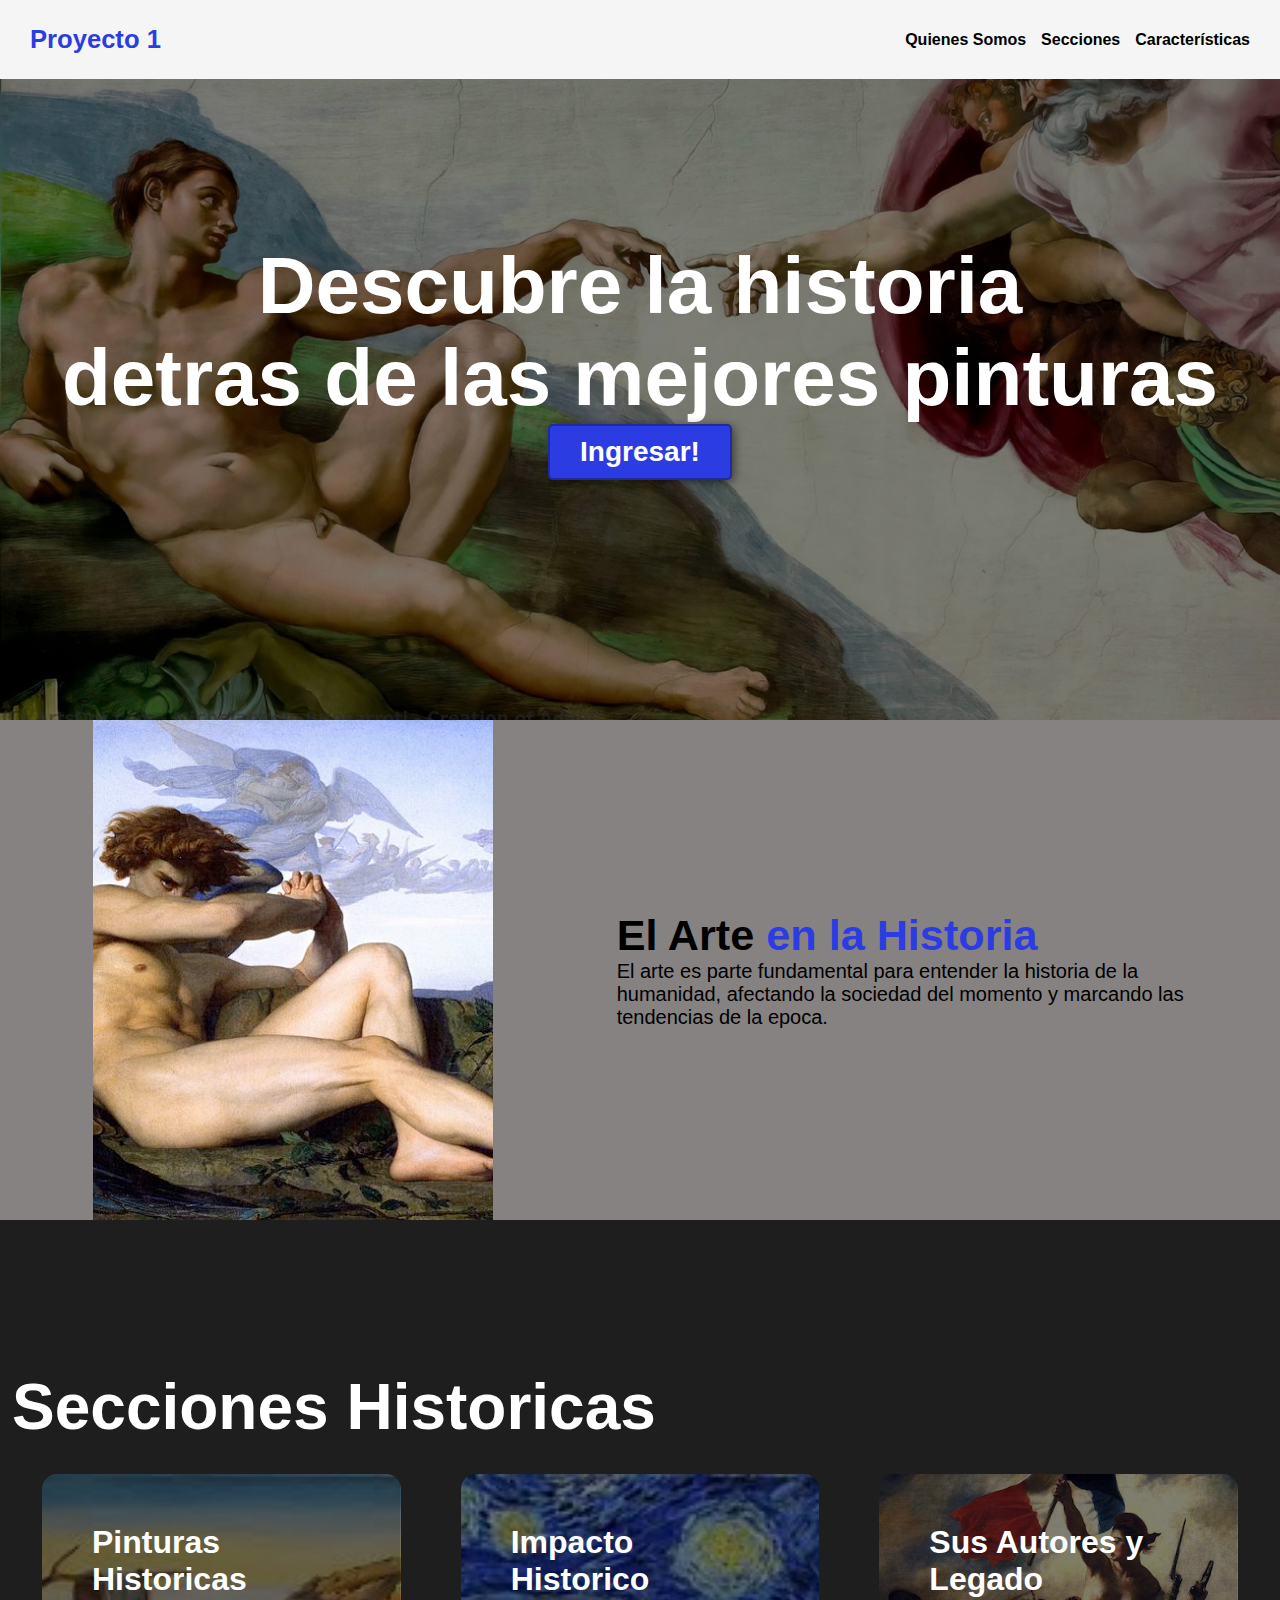
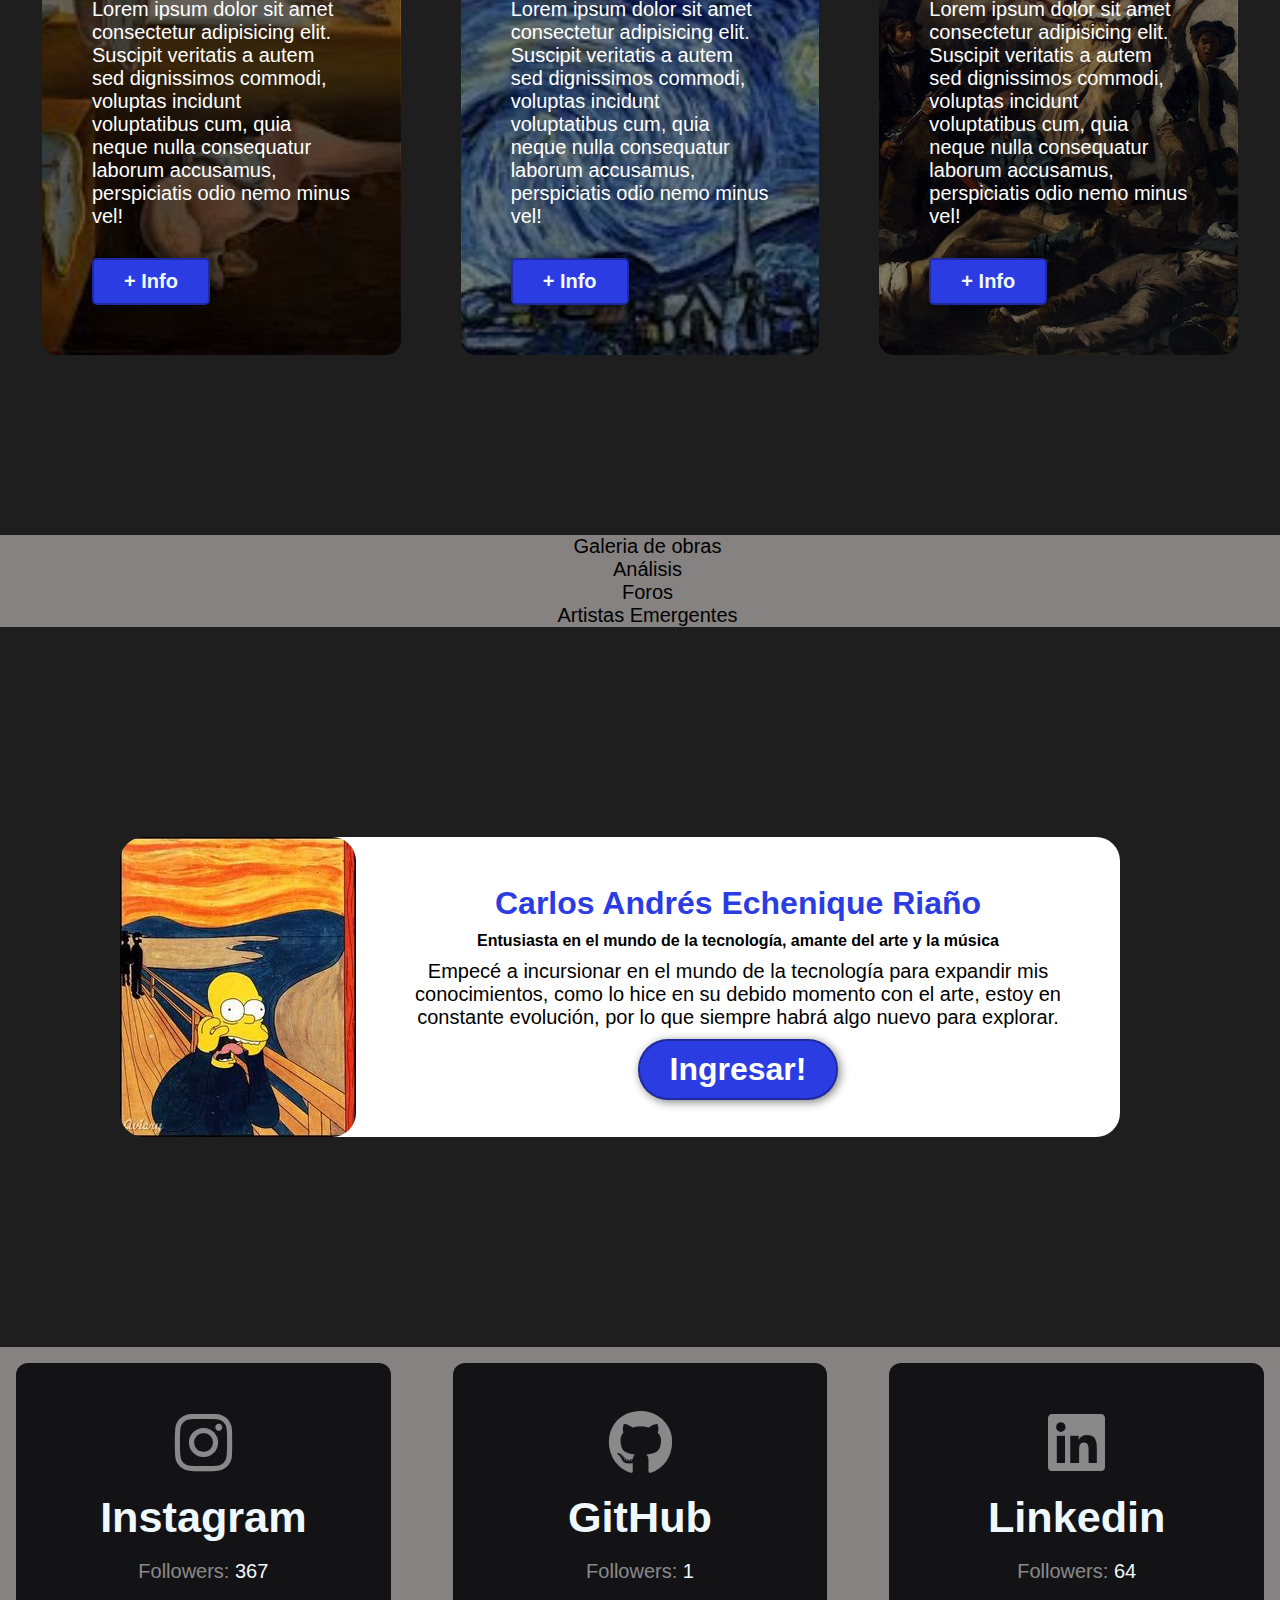
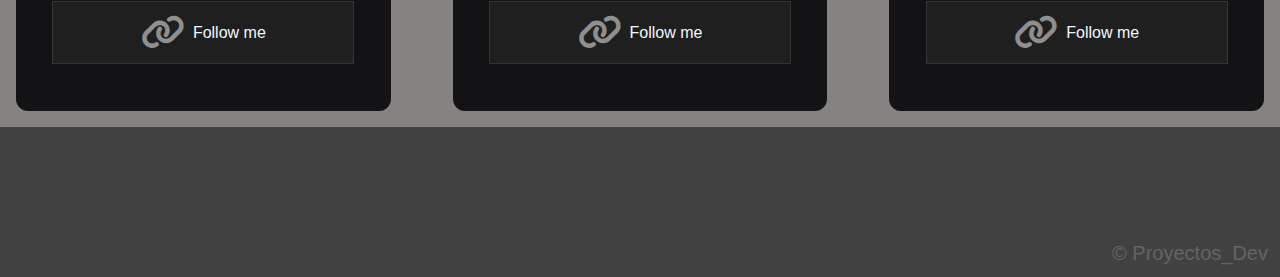
<file: index.html>
<!DOCTYPE html>
<html lang="en">
<head>
    <meta charset="UTF-8">
    <meta name="viewport" content="width=device-width, initial-scale=1.0">
    <title>Proyecto 1</title>
    <link rel="stylesheet" href="./styles/styles.css">
    <link rel="stylesheet" href="https://cdnjs.cloudflare.com/ajax/libs/font-awesome/6.4.2/css/all.min.css">
</head>
<body>
    <header>
        <div class="container1">
            <p class="logo">Proyecto 1</p>
            <nav class="navi">
             <a href="#Que_es">Quienes Somos</a>
             <a href="#historicos">Secciones</a>
             <a href="#caracteristicas">Características</a>
        </nav>
        </div>
    </header>
    <section id="hero">
        <h1>Descubre la historia <br>detras de las mejores pinturas</h1>
        <button><a href="#otra_pagina"></a>Ingresar!</button>
    </section>
    <section id="Que_es">
        <div class="container">
            <div class="img-container"></div>
            <div class="texto">
                <h2> El Arte <span class="color-acento">en la Historia </span></h2>
                <p class="texto1">El arte es parte fundamental para entender la historia de la humanidad, afectando la sociedad del momento y marcando las tendencias de la epoca.
                </p>
            </div>
        </div>
    </section>
    <section id ="historicos">
        <div class="container">
            <h2>Secciones Historicas</h2>
            <div class="kwes">
                <div class="cursos">
                    <h3>Pinturas Historicas</h3>
                    <p>Lorem ipsum dolor sit amet consectetur adipisicing elit. Suscipit
                    veritatis a autem sed dignissimos commodi, voluptas incidunt voluptatibus cum, quia neque
                    nulla consequatur laborum accusamus, perspiciatis odio nemo minus vel!</p>
                        <button><a href="index_2.html">+ Info</button></a>
                </div>
                <div class="cursos">
                    <h3>Impacto Historico</h3>
                    <p>Lorem ipsum dolor sit amet consectetur adipisicing elit. Suscipit
                    veritatis a autem sed dignissimos commodi, voluptas incidunt voluptatibus cum, quia neque
                    nulla consequatur laborum accusamus, perspiciatis odio nemo minus vel!</p>
                        <button><a href="index_2.html">+ Info</button></a> 
                </div>
                <div class="cursos">
                    <h3>Sus Autores y Legado</h3>
                    <p>Lorem ipsum dolor sit amet consectetur adipisicing elit. Suscipit
                    veritatis a autem sed dignissimos commodi, voluptas incidunt voluptatibus cum, quia neque
                    nulla consequatur laborum accusamus, perspiciatis odio nemo minus vel!</p>
                        <button><a href="index_2.html">+ Info</button></a>
                </div>
            </div>
        </div>
    </section>
    <section id="caracteristicas">
        <div class="container">
            <ul>
                <li><a href="#galery">Galeria de obras</a></li>
                <li><a href="#analist">Análisis</a></li>
                <li><a href="fore">Foros</a></li>
                <li><a href="ris_artist">Artistas Emergentes</a></li>
            </ul>
        </div>
    </section>
    <section id="final">
        <div class="card1">
            <img src="/img/egto_smp.jpg" />
            <div>
                <h2>Carlos Andrés Echenique Riaño</h2>
                <h4>Entusiasta en el mundo de la tecnología, amante del arte y la música</h4>
                <p>
                    Empecé a incursionar en el mundo de la tecnología para expandir mis conocimientos, como lo hice en su debido momento con el arte, estoy en constante evolución, por lo que siempre habrá algo nuevo para explorar.
                </p>
                <button> Ingresar!</button>
            </div>
        </div>
    </section>
    <div id="cards">
        <div class="card">
            <div class="card-content">
                <i class="fa-brands fa-instagram"></i>
                <h2>Instagram</h2>
                <p>Followers: <span>367</span></p>
                <a href="https://www.instagram.com/andres.echenique/">
                    <i class="fa-solid fa-link" id="logito"></i>
                    <span>Follow me</span>
                </a>
            </div>
        </div>
        <div class="card">
            <div class="card-content">
                <i class="fa-brands fa-github"></i>
                <h2>GitHub</h2>
                <p>Followers: <span>1</span></p>
                <a href="https://github.com/Andrev-91">
                    <i class="fa-solid fa-link" id="logito"></i>
                    <span>Follow me</span>
                </a>
            </div>
        </div>
        <div class="card">
            <div class="card-content">
                <i class="fa-brands fa-linkedin"></i>
                <h2>Linkedin</h2>
                <p>Followers: <span>64</span></p>
                <a href="https://www.linkedin.com/in/carlos-andr%C3%A9s-echenique-ria%C3%B1o-9b0aba183/">
                    <i class="fa-solid fa-link" id="logito"></i>
                    <span>Follow me</span>
                </a>
            </div>
        </div>
    </div>
    <footer>
        <div class="container">
            <p>&copy; Proyectos_Dev</p>
        </div>
    </footer>  
</body> 
<script src="./src/index.js"></script>

</html>
</file>
<file: styles/styles.css>
/* Hace que al añadir margin o padding a los elementos
no crezcan más allá del borde de su contenedor*/
*{
    box-sizing: border-box;
    margin: 0;
    padding: 0;
    }
html{
    scroll-behavior: smooth;
    }
body{
/* Cambio de estilo de letra*/
    font-family: 'Roboto', sans-serif;
/* Quitamos el borde por defecto*/
    margin: 0;
    background-color: rgb(134, 130, 130);
    }
    /* Cambiamos el tamaño de las letras */
h1{ font-size: 3.5em;}
h2{ font-size: 2.7em;}
h3{ font-size: 2em;}
p{ font-size: 1.25em;}
    /* Modificamos el estilo de las listas desordenadas
    quitando los puntos que vienen por defecto*/
ul{ list-style: none;}
li{ font-size: 1.25em;}
button{
    font-size: 1.25em;
    font-weight: bold;
    padding: 10px 30px;
    border-radius: 5px;
    border: 2px solid rgba(0,0,0,0.3);
    box-shadow: 2px 2px 10px rgba(0,0,0,0.5);
    color: white;
    background-color: rgb(43, 61, 226);
    }
button:hover{
    background-color: rgb(35, 33, 165);
}
.container{
    max-width: 1400px;
    margin: auto;

}
.container1{
    max-width: 1400px;
    margin: auto;
}

.color-acento{ color:rgb(43, 61, 226)}
header{
    background-color: rgb(245,245,245);
}
/* Hasta aquí los esilos generales */
/* Barra de navegación */
header .logo{
    margin:0 ;
    padding: 25px 30px;
    font-weight: bold;
    color: rgb(43, 61, 226);
    font-size: 1.6em;
}

header .container1{
    display: flex;
    flex-direction: column;
    align-items: center;
}
header nav{
    display: flex;
    flex-direction: column;
    text-align: center;
    padding-bottom: 25px;
    
}

header a{
    padding: 5px 12 px;
    text-decoration: none;
    font-weight: bold;
    color: black;
    margin-left: 15px;
}
header a:hover{
    color: rgb(6, 4, 100), 226;
}
/* Fin Barra de navegación */
#hero{
    display: flex;
    align-items: center;
    justify-content: center;
    text-align: center;
    flex-direction: column;
    height: 80vh;
    background-image: linear-gradient(
    0deg,
    rgb(0, 0, 0, 0.5),
    rgb(0, 0, 0, 0.5)
    ),
    url(/img/dedos.jpg);
    background-repeat: no-repeat;
    background-size: cover;
    background-position: center center;
}
#hero h1{
    color: white;
}
#hero button{
    font-size: 1.75em;
}
#Que_es .container{
    text-align: center;
    padding: 200px 12 px;
}
#historicos{
    background-color: rgb(30,30,30);
}
#historicos .container{
    padding: 150px 12px;
    color: white;
    }
#historicos h2{
    margin-top: 0;
    font-size: 3.2em;
}
#historicos p{

}
#historicos .cursos{
    background-position: center center;
    background-size: cover;
    padding: 50px 0px;
    margin: 30px;
    border-radius: 15px;
    color: white;
}
.cursos:first-child{
    background-image: linear-gradient(
        0deg,
        rgb(0,0,0,0.6),
        rgb(0,0,0,0.6)
    )
    ,url(/img/dali.jpg)
}
.cursos:nth-child(2){
    background-image: linear-gradient(
        0deg,
        rgb(0,0,0,0.5),
        rgb(0,0,0,0.5)
    )
    ,url(/img/nets.jpg)
}
.cursos:nth-child(3){
    background-image: linear-gradient(
        0deg,
        rgb(0,0,0,0.5),
        rgb(0,0,0,0.5)
    )
    ,url(/img/libertad.jpg)
}
.kwes button a{
    text-decoration: none;
    padding: 250px,12px;
    color:aliceblue;
}
#caracteristicas .container{
    text-align: center;
    padding: 250px,12px;
}
#caracteristicas .li{
    margin: 16px 0px;
    font-weight: bold;
}
#caracteristicas a{
    text-decoration: none;
    color: black;
    margin-left: 15px;
}
#caracteristicas a:hover{
    color: rgb(35, 33, 165);
}
#final{
    display: flex;
    flex-direction: column;
    justify-content: center;
    align-items: center;
    text-align: center;
    background-color: rgb(30, 30, 30);
    color: white;
    height: 80vh;
}
#final h2{
    font-size: 9vw;
}
#final button{
    font-size: 5vm;
}
footer{
    border: #131315;
    background-color: rgb(66, 65, 65);

}
footer p{
    margin: 0;
    padding: 12px;
    color: rgb(100, 100, 100);
}
footer .container{
    height: 150px;
    display: flex;
    justify-content: center;
    align-items: flex-end;
}
@media (min-width: 850px){
    header{
        position:fixed;
        width: 100%;
    }
    header .container1{
        flex-direction: row;
        justify-content: space-between;
    }
    header nav{
        flex-direction: row;
        padding-bottom: 0;
        padding-right: 30px;  
    }
    #hero h1{
        font-size: 5em;
    }
    #Que_es .container{
        display: flex;
        justify-content: space-evenly;
    }
    #Que_es .texto{
        width: 50%;
        max-width: 600px;
        text-align: initial;
        padding-left: 30px;
        display: flex;
        flex-direction: column;
        justify-content: center;
    }
    #Que_es h2{
        margin-top: 0px;
    }
    #Que_es .img-container{
        background-image: url(/img/angel.jpg);
        background-size: cover;
        background-position: center center;
        height: 500px;
        width: 400px;
    }
    #historicos .kwes{
        display: flex;
        justify-content: center;
    }
    #historicos p{
        display: block;
        margin-bottom: 30px;
    }
    #historicos h2{
        font-size: 4em;
    }
    #historicos h3{
        margin-top: 0;
    }
    #historicos .cursos{
        padding: 50px;
        }
footer .container{
    justify-content: flex-end;
}
#final h2{font-size: 2em;
}
.card1 {
    display: flex;
    align-items: center;
    width: 75vw;
    height: 300px;
    padding: 50px 30px 50px 20px;
    background: #ffff;
    border-radius: 24px;
    justify-content: space-around;
}
.card1 img{
    max-width: 280px;
    width: 29vm;
    height: 300px;
    object-fit: cover;
    margin-left: -60px;
    margin-right: 30px;
    border-radius: inherit;
    box-shadow: 0 60px 40px rgb(0, 0, 0 / 8);
}
.card1 h2{
    color: rgb(43, 61, 226);
    margin: 10px;
}
.card1 h4{
    color: rgb(0, 0, 0);
    margin: 10px;
}
.card1 p{
    color: rgb(0, 0, 0);
    margin: 10px;
}
#final button{font-size: 2em;
    border-radius: 30px;
}   
@media (width <= 740px){
    .card1{
        flex-direction: column;
        text-align: center;
        margin: 0 40px;
        padding-left: 50px;
        padding-right: 50px;
        width: 100%;
    }
    .card1 img{
        margin: -100px 0 30px 0;
        width: 100%;
        max-width: 1000px;
    }
}
}
#cards{
    width: 100%;
    display: flex;
    justify-content: center;
    align-items: center;
    flex-wrap: wrap;
    gap: 30px;
    background-color: rgb(134, 130, 130);

}
.card{
    min-width: 200px;
    margin: 15px 15px;
    padding: 20px;
    height: 350px;
    flex: 1 1 250px;
    background-color: rgba(255 , 255, 255, 0.12) 40%;
    border-radius: 12px;
    position: relative;
}
#cards:hover > .card{
    background: radial-gradient(
        400px circle at
        var(--mouse-x) var(--mouse-y),
        hsl(var(--color)/1),
        rgba(255,255,255, 0.12) 40%
    );
}
.card-content{
    position: absolute;
    inset: 1px;
    background-color: #131315;
    border-radius: inherit;

}
.card:nth-child(1){
    --color:348 80% 60%;
}
.card:nth-child(2){
    --color:0 0% 100%;
}
.card:nth-child(3){
    --color:220 100% 35%;
}
.card::before{
    content: "";
    position: absolute;
    width: 100%;
    height: 100%;
    top: 0;
    left: 0;
    background: radial-gradient(
        500px circle at var(--mouse-x) var(--mouse-y),
        hsl(var( --color)/ 0.35),
        transparent 40%
    );
    border-radius: inherit;
    opacity: 0;
    z-index: 2;
}
#cards:hover > .cart::before{
    opacity: 1;
}
.card-content a{
    all: unset;
    cursor: pointer;
}
.card-content {
    display: flex;
    justify-content: center;
    align-items: center;
    flex-direction: column;
    gap: 18px;
    align-items: center;
}
.card-content  i{
    font-size: 65px;
    color: rgba(255, 255, 255, 0.5);
}
.card-content p{
    color: rgba(255, 255, 255, 0.5);
}
.card-content a{
    width: 80%;
    padding-block: 0.8rem;
    background-color: rgba(255, 255, 255, 0.05 );
    border: 1px solid rgba(255, 255, 255, 0.1);
    display: flex;
    justify-content: center;
    align-items: center;
    gap: 8px;
    z-index: 10;
}
.card-content a:hover{
    background-color: rgba(255, 255, 255, 0.1);
    border: 1px solid rgba(255, 255, 255, 0.2);
}
#logito{
    font-size: 35px;
    color: rgba(255, 255, 255, 0.5);
}
.card-content span{
    color: aliceblue;
}
.card-content h2{
    color: aliceblue;
}
</file>
